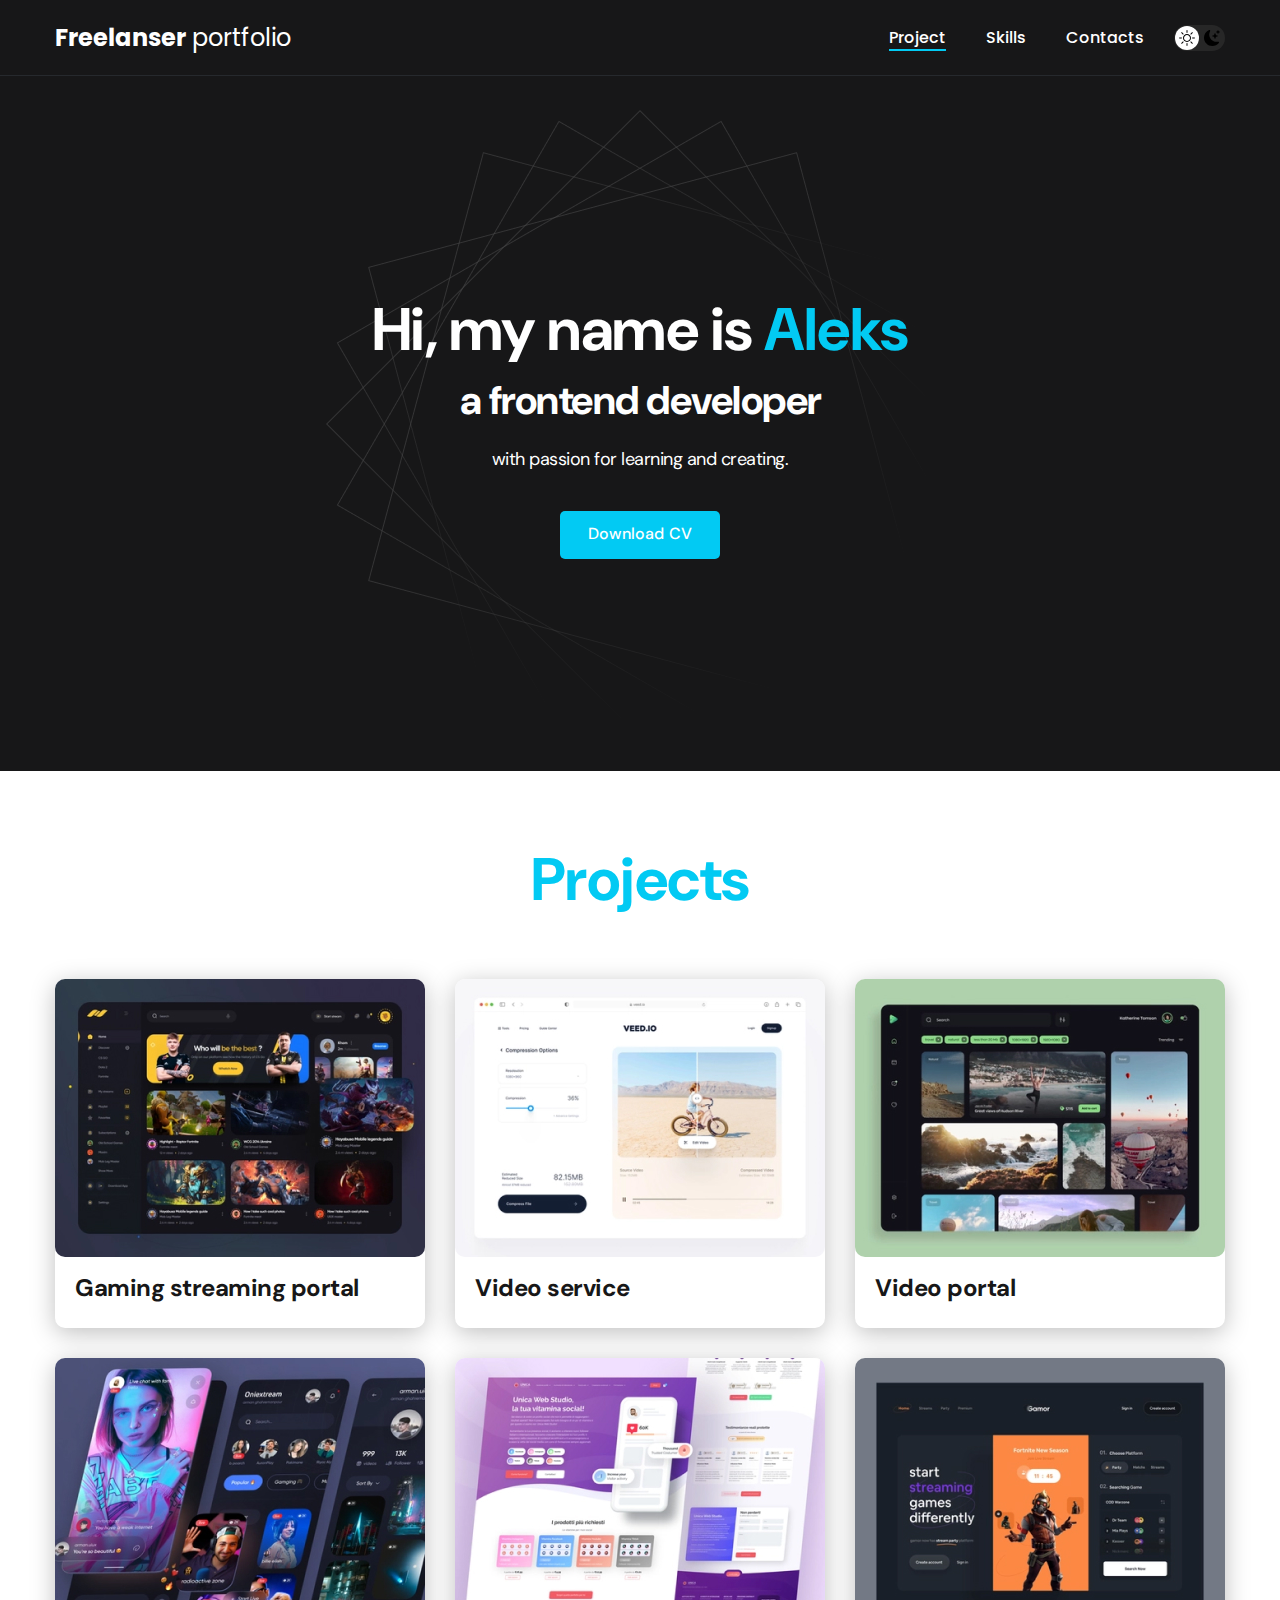
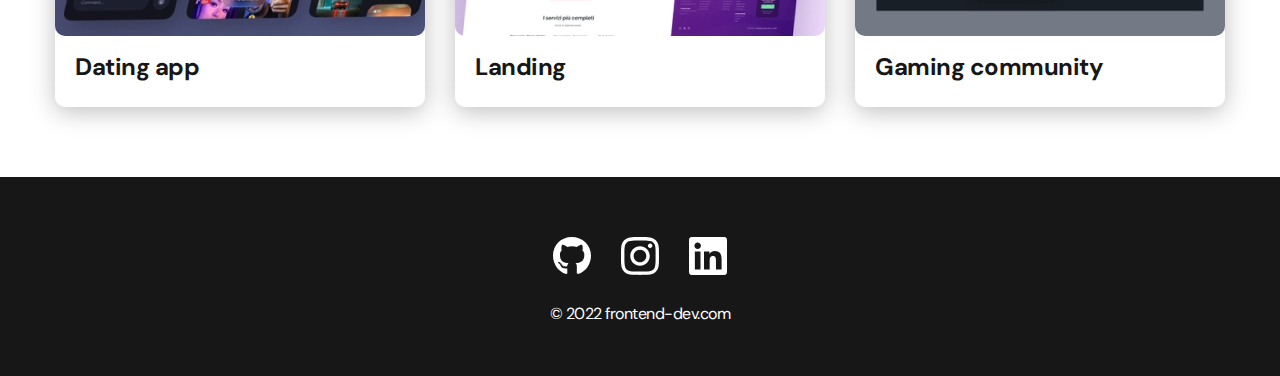
<file: index.html>
<!DOCTYPE html>
<html lang="en">
<head>
     <meta charset="UTF-8">
     <meta http-equiv="X-UA-Compatible" content="IE=edge">
     <meta name="viewport" content="width=device-width, initial-scale=1.0">
     <title>Portfolio</title>
     <link rel="stylesheet" href="/css/main.css">
</head>
<body>
     <nav class="nav">
          <div class="container">

               <div class="nav-row">

                    <a href="./index.html" class="logo">
                         <strong>Freelanser</strong> portfolio
                    </a>

                    <button class="dark-mode-btn">
                         <img src="./img/icons/sun.svg" alt="sun" class="dark-mode-icone">
                         <img src="./img/icons/Moon.svg" alt="moon-dark" class="dark-mode-icone">
                    </button>

                    <ul class="nav-list">
                         <li class="nav-list_item">
                              <a href="./index.html" class="nav-list_link nav-list_link-active">Project</a>
                         </li>
                         <li class="nav-list_item">
                              <a href="./skills.html" class="nav-list_link">Skills</a>
                         </li>
                         <li class="nav-list_item">
                              <a href="./contacts.html" class="nav-list_link">Contacts</a>
                         </li>
                    </ul>

               </div>
              
          </div>
         
     </nav>

     <header class="header">         
          <div class="header_wrapper">
               <h1 class="header_title">
                    <strong>Hi, my name is <em>Aleks</em>
                    </strong><br>
                    a frontend developer
               </h1>
               <div class="header_text">
                    <p>
                         with passion for learning and creating.
                    </p>

               </div>
               <a href="#!" class="btn">
                    Download CV
               </a>
          </div>
          
     </header>

     <main class="section">
          <div class="container">
               <h2 class="title-1">
                    Projects
               </h2>
               <ul class="projects">
                    <li class="project">
                         <a href="project-page_1.html">
                              <img src="./img/project/01.jpg" alt="project-1" class="project-img">
                              <h3 class="project_title">Gaming streaming portal</h3>
                         </a>
                    </li>
                    <li class="project">
                         <a href="project-page.html">
                              <img src="./img/project/02.jpg" alt="project-2" class="project-img">
                              <h3 class="project_title">Video service</h3>
                         </a>
                    </li>
                    <li class="project">
                         <a href="project-page.html">
                              <img src="./img/project/03.jpg" alt="project-3" class="project-img">
                              <h3 class="project_title">Video portal</h3>
                         </a>
                    </li>
                    <li class="project">
                         <a href="project-page.html">
                              <img src="./img/project/04.jpg" alt="project-4" class="project-img">
                              <h3 class="project_title">Dating app</h3>
                         </a>
                    </li>
                    <li class="project">
                         <a href="project-page.html">
                              <img src="./img/project/05.jpg" alt="project-5" class="project-img">
                              <h3 class="project_title">Landing</h3>
                         </a>     
                    </li>
                    <li class="project">
                         <a href="project=page.html">
                              <img src="./img/project/06.jpg" alt="project-6" class="project-img">
                              <h3 class="project_title">Gaming community</h3>
                         </a>     
                    </li>
               </ul>
          </div>
     </main>

     <footer class="footer">
          <div class="container">
               <div class="footer_wrapper">
                    <ul class="soucial">
                         <li class="soucial_item">
                              <a href="#!"><img src="./img/icons/gitHub.svg" alt="icon_git"></a>
                         </li>
                         <li class="soucial_item">
                              <a href="#!"><img src="./img/icons/instagram.svg" alt="icon_insta"></a>
                         </li>
                         <li class="soucial_item">
                              <a href="#!"><img src="./img/icons/linkedIn.svg" alt="icon_li"></a>
                         </li>
                    </ul>
                    <div class="copiright">
                         <p>© 2022 frontend-dev.com</p>                        
                    </div>
               </div>
          </div>
     </footer>

     <script src="./js/main.js"></script>

</body>
</html>
</file>
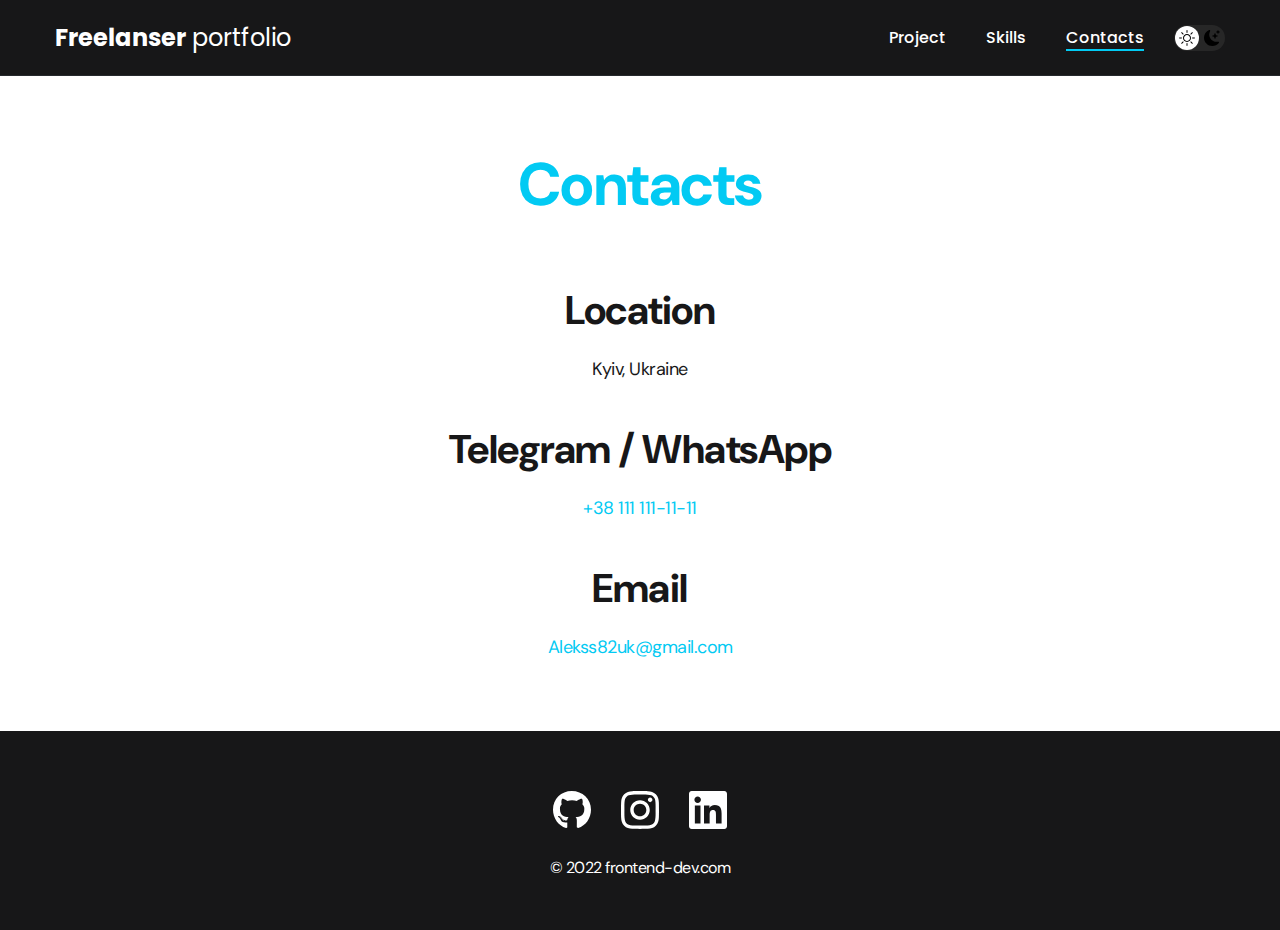
<file: contacts.html>
<!DOCTYPE html>
<html lang="en">
<head>
     <meta charset="UTF-8">
     <meta http-equiv="X-UA-Compatible" content="IE=edge">
     <meta name="viewport" content="width=device-width, initial-scale=1.0">
     <title>Portfolio</title>
     <link rel="stylesheet" href="/css/main.css">
</head>
<body>
     <nav class="nav">
          <div class="container">

               <div class="nav-row">

                    <a href="./index.html" class="logo">
                         <strong>Freelanser</strong> portfolio
                    </a>

                    <button class="dark-mode-btn">
                         <img src="./img/icons/sun.svg" alt="sun" class="dark-mode-icone">
                         <img src="./img/icons/Moon.svg" alt="moon-dark" class="dark-mode-icone">
                    </button>

                    <ul class="nav-list">
                         <li class="nav-list_item">
                              <a href="./index.html" class="nav-list_link">Project</a>
                         </li>
                         <li class="nav-list_item">
                              <a href="./skills.html" class="nav-list_link">Skills</a>
                         </li>
                         <li class="nav-list_item">
                              <a href="./contacts.html" class="nav-list_link nav-list_link-active">Contacts</a>
                         </li>
                    </ul>

               </div>
              
          </div>
         
     </nav>

     <main class="section">
          <div class="container">
               
               <h1 class="title-1">Contacts</h1>

               <ul class="content-list1">
                    <li class="content-list1_item">
                         <h2 class="title-2">Location</h2>
                         <p>
                              Kyiv, Ukraine
                         </p>
                    </li>

                    <li class="content-list1_item">
                         <h2 class="title-2">Telegram / WhatsApp</h2>
                         <p>
                              <a href="tel:+381111111111">+38 111 111-11-11</a>
                         </p>
                    </li>

                    <li class="content-list1_item">
                         <h2 class="title-2">Email</h2>
                         <p>
                              <a href="mailto:Alekss82uk@gmail.com">Alekss82uk@gmail.com</a>
                         </p>
                    </li>

               </ul> 

          </div>
     </main>

     <footer class="footer">
          <div class="container">
               <div class="footer_wrapper">
                    <ul class="soucial">
                         <li class="soucial_item">
                              <a href="#!"><img src="./img/icons/gitHub.svg" alt="icon_git"></a>
                         </li>
                         <li class="soucial_item">
                              <a href="#!"><img src="./img/icons/instagram.svg" alt="icon_insta"></a>
                         </li>
                         <li class="soucial_item">
                              <a href="#!"><img src="./img/icons/linkedIn.svg" alt="icon_li"></a>
                         </li>
                    </ul>
                    <div class="copiright">
                         <p>© 2022 frontend-dev.com</p>                        
                    </div>
               </div>
          </div>
     </footer>

     <script src="./js/main.js"></script>

</body>
</html>
</file>
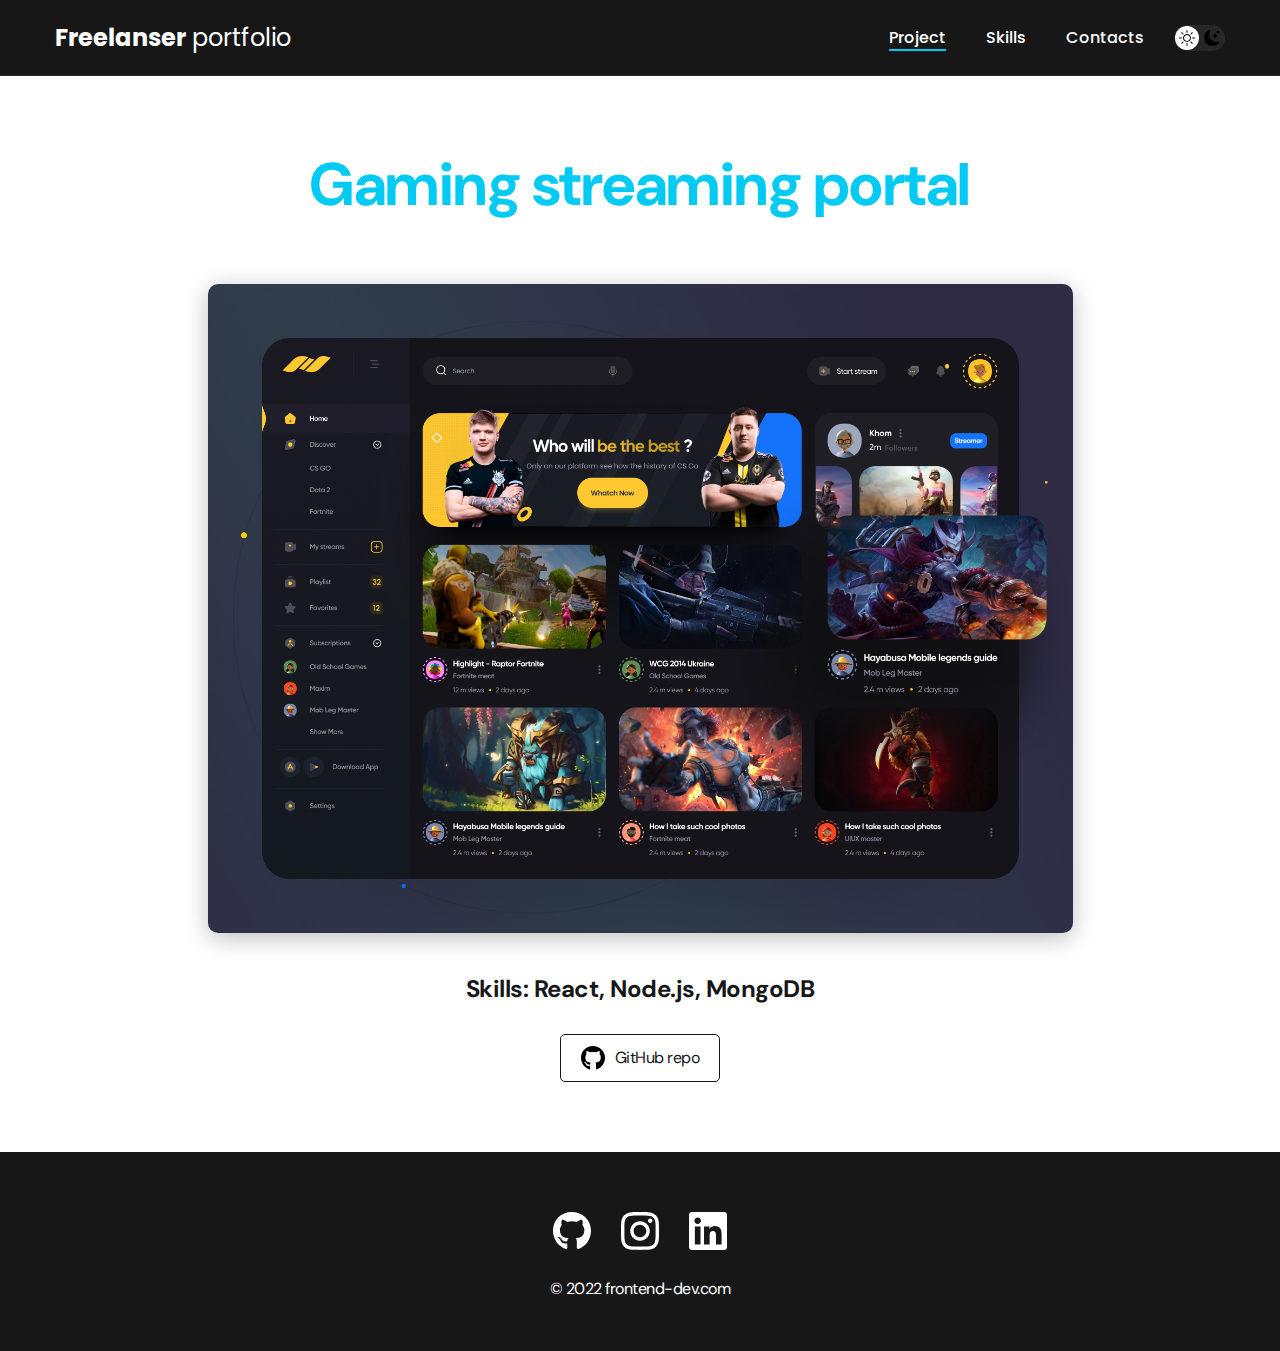
<file: project-page_1.html>
<!DOCTYPE html>
<html lang="en">
<head>
     <meta charset="UTF-8">
     <meta http-equiv="X-UA-Compatible" content="IE=edge">
     <meta name="viewport" content="width=device-width, initial-scale=1.0">
     <title>Portfolio</title>
     <link rel="stylesheet" href="/css/main.css">
</head>
<body>
     <nav class="nav">
          <div class="container">

               <div class="nav-row">

                    <a href="./index.html" class="logo">
                         <strong>Freelanser</strong> portfolio
                    </a>

                    <button class="dark-mode-btn">
                         <img src="./img/icons/sun.svg" alt="sun" class="dark-mode-icone">
                         <img src="./img/icons/Moon.svg" alt="moon-dark" class="dark-mode-icone">
                    </button>

                    <ul class="nav-list">
                         <li class="nav-list_item">
                              <a href="./index.html" class="nav-list_link nav-list_link-active">Project</a>
                         </li>
                         <li class="nav-list_item">
                              <a href="./skills.html" class="nav-list_link">Skills</a>
                         </li>
                         <li class="nav-list_item">
                              <a href="./contacts.html" class="nav-list_link">Contacts</a>
                         </li>
                    </ul>

               </div>
              
          </div>
         
     </nav>

     <main class="section">
          <div class="container">
               <div class="project-details">
                    <h1 class="title-1">
                         Gaming streaming portal
                    </h1>

                    <img src="./img/project/01-big.jpg" alt="img-1big" class="img_project-details_cover">
                    </img>

                    <div class="project-details_desc">
                         <p>
                              Skills: React, Node.js, MongoDB
                         </p>                        
                    </div>
                    
                    <a href="#!" class="btn-outline">
                         <img src="./img/icons/gitHub black.svg" alt="gitHub">
                         GitHub repo
                    </a>


               </div>
              
          </div>
     </main>

     <footer class="footer">
          <div class="container">
               <div class="footer_wrapper">
                    <ul class="soucial">
                         <li class="soucial_item">
                              <a href="#!"><img src="./img/icons/gitHub.svg" alt="icon_git"></a>
                         </li>
                         <li class="soucial_item">
                              <a href="#!"><img src="./img/icons/instagram.svg" alt="icon_insta"></a>
                         </li>
                         <li class="soucial_item">
                              <a href="#!"><img src="./img/icons/linkedIn.svg" alt="icon_li"></a>
                         </li>
                    </ul>
                    <div class="copiright">
                         <p>© 2022 frontend-dev.com</p>                        
                    </div>
               </div>
          </div>
     </footer>

     <script src="./js/main.js"></script>

</body>
</html>
</file>
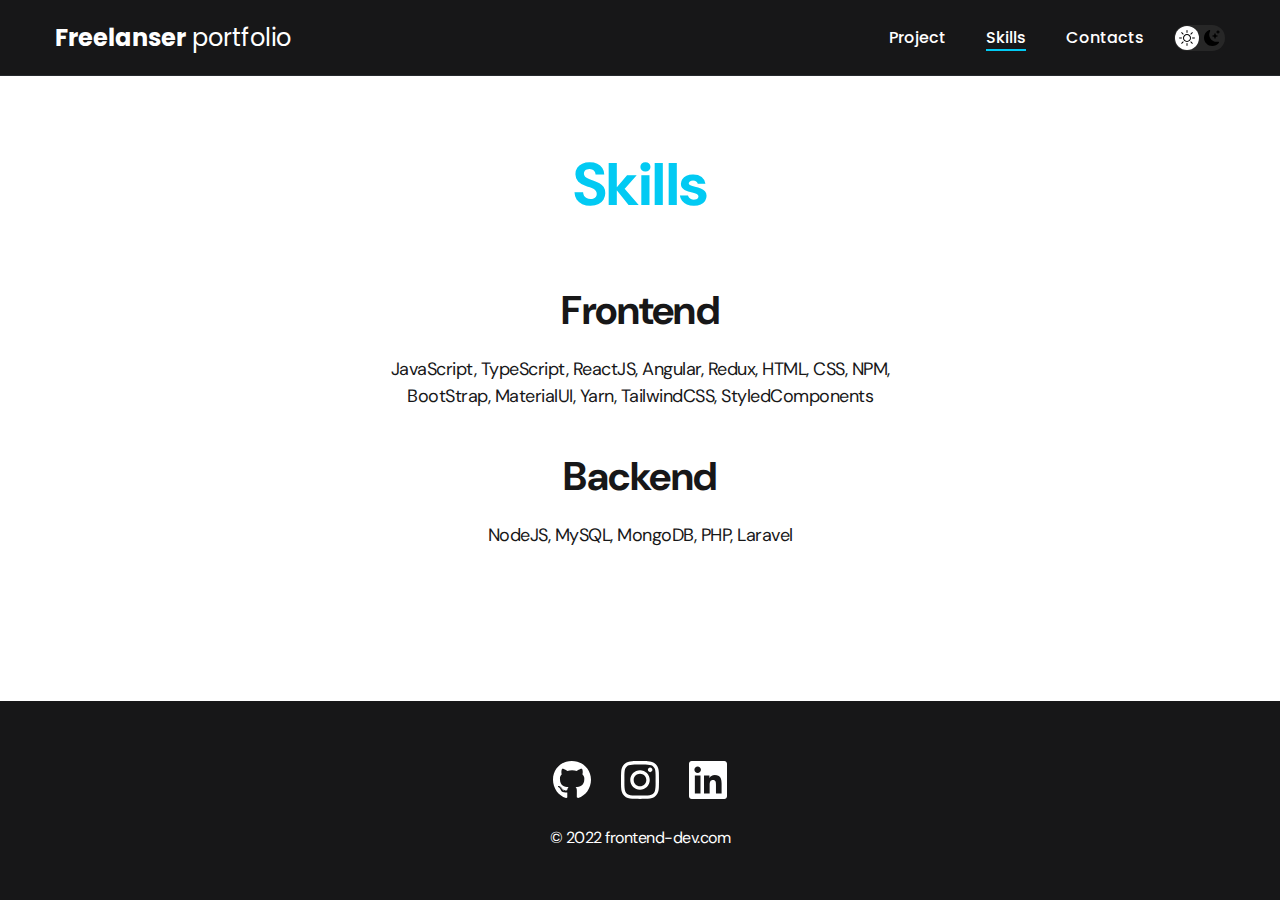
<file: skills.html>
<!DOCTYPE html>
<html lang="en">
<head>
     <meta charset="UTF-8">
     <meta http-equiv="X-UA-Compatible" content="IE=edge">
     <meta name="viewport" content="width=device-width, initial-scale=1.0">
     <title>Portfolio</title>
     <link rel="stylesheet" href="/css/main.css">
</head>
<body>
     <nav class="nav">
          <div class="container">

               <div class="nav-row">

                    <a href="./index.html" class="logo">
                         <strong>Freelanser</strong> portfolio
                    </a>

                    <button class="dark-mode-btn">
                         <img src="./img/icons/sun.svg" alt="sun" class="dark-mode-icone">
                         <img src="./img/icons/Moon.svg" alt="moon-dark" class="dark-mode-icone">
                    </button>

                    <ul class="nav-list">
                         <li class="nav-list_item">
                              <a href="./index.html" class="nav-list_link">Project</a>
                         </li>
                         <li class="nav-list_item">
                              <a href="./skills.html" class="nav-list_link nav-list_link-active">Skills</a>
                         </li>
                         <li class="nav-list_item">
                              <a href="./contacts.html" class="nav-list_link">Contacts</a>
                         </li>
                    </ul>

               </div>
              
          </div>
         
     </nav>

     <main class="section">
          <div class="container">
               
               <h1 class="title-1">Skills</h1>

               <ul class="content-list1">
                    <li class="content-list1_item">
                         <h2 class="title-2">Frontend</h2>
                         <p>
                              JavaScript, TypeScript, ReactJS, Angular, Redux, HTML, CSS, NPM, BootStrap, MaterialUI, Yarn, TailwindCSS, StyledComponents
                         </p>
                    </li>

                    <li class="content-list1_item">
                         <h2 class="title-2">Backend</h2>
                         <p>
                              NodeJS, MySQL, MongoDB, PHP, Laravel
                         </p>
                    </li>

               </ul> 

          </div>
     </main>

     <footer class="footer">
          <div class="container">
               <div class="footer_wrapper">
                    <ul class="soucial">
                         <li class="soucial_item">
                              <a href="#!"><img src="./img/icons/gitHub.svg" alt="icon_git"></a>
                         </li>
                         <li class="soucial_item">
                              <a href="#!"><img src="./img/icons/instagram.svg" alt="icon_insta"></a>
                         </li>
                         <li class="soucial_item">
                              <a href="#!"><img src="./img/icons/linkedIn.svg" alt="icon_li"></a>
                         </li>
                    </ul>
                    <div class="copiright">
                         <p>© 2022 frontend-dev.com</p>                        
                    </div>
               </div>
          </div>
     </footer>

     <script src="./js/main.js"></script>

</body>
</html>
</file>
<file: css/main.css>
@import "./reset.css";

@import url('https://fonts.googleapis.com/css2?family=DM+Sans:wght@400;500;700&family=Poppins:wght@400;500;700&display=swap');

 /* font-family: 'DM Sans', sans-serif;

    font-family: 'Poppins', sans-serif;*/


/*border: 1px solid red;*/
    

:root {
     --black: #171718;
     --black-border: #171718;
     --dark-page-m: #252526;
     --white: #fff;
     --purple: #5C62EC;
     --cool: rgb(2, 202, 243);
     --dark-cool: rgb(0, 105, 126);


     --text-color: var(--black);
     --dark-bg: var(--black);
     --dark-border:var(--black-border);
     --header-text:var(--white);
     --accent:var(--purple);

     /*Light mode*/

     --page-bg: var(--white);
     --text-color: var(--black);

     --accent-color: var(--cool);

     --title-1:var(--cool);

     --project-card-bg: var(--white);
     --project-card-text:var(--text-color);

     --box-shadow: 0px 5px 25px rgba(0, 0, 0, 0.25);

}
      /*Dark mode*/

.dark {
     --page-bg: var(--dark-page-m);
     --text-color: var(--white);

     --accent-color: var(--dark-cool);

     --title-1: var(--dark-cool);

     --project-card-bg: var(--black);
     --project-card-text:var(--white);

     --box-shadow: 0px 5px 25px rgba(0, 0, 0, 0.8);


}

html, body {
     display: flex;
     flex-direction: column;
     min-height: 100vh;

     font-family: 'DM Sans', sans-serif;
     letter-spacing: -0.5px;

     /*Light mode*/
     background-color: var(--page-bg);
     color: var(--text-color);   
}    

.container {
     margin: 0 auto;
     padding: 0 15px;
     max-width: 1200px;
}

.section {
     padding: 70px 0;
}

.title-1 {
     margin-bottom: 60px;
     color: var(--title-1);
     font-size: 60px;
     font-weight: 700;
     line-height: 1.3;
     text-align: center;
}

.title-2 {
     margin-bottom: 20px;

     font-weight: 700;
     font-size: 40px;
     line-height: 1.3;
}

/* navigation*/
.nav {
     padding: 20px 0;
     border-bottom: 1px solid #26292D;
     background-color:var(--dark-bg);
     color: var(--header-text);
     letter-spacing: normal;
}

.nav-row {
     display: flex;
     justify-content: flex-end;
     align-items: center;
     column-gap: 30px;
     row-gap: 20px;
     flex-wrap: wrap;
}

.logo {
     margin-right: auto;
     color: var(--header-text);
     font-size: 24px;
     font-family: 'Poppins', sans-serif;
}

.logo strong {
     font-weight: 700;
}

.nav-list {
     display: flex;
     align-items: center;
     column-gap: 40px;
     font-size: 16px;
     font-weight: 500;
     font-family: 'Poppins', sans-serif;
}


.nav-list_link {
     color: var(--header-text);
     transition: opacity 0.2s ease-in;
}

.nav-list_link:hover {
     opacity: 0.8;
}

.nav-list_link:active {
     position: relative;
     top: 1px;
}     

.nav-list_link-active {
     position: relative;
}

.nav-list_link-active::before {
     content: "";
     position: absolute;
     left: 0;
     top: 100%;
     display: block;
     height: 2px;
     width: 100%;
     background-color: var(--accent-color);
}

/* header */

.header {
     padding: 40px 0;
     min-height: 695px;

     display: flex;
     justify-content: center;
     align-items: center;
     text-align: center;

     background-color: var(--dark-bg);
     color: var(--header-text);

     background-image: url('../img/Abstract.png');
     background-repeat: no-repeat;
     background-position: center center;
     background-size: auto;
}

.header_wrapper {
     padding: 0 15px;
     max-width: 660px;
}

.header_title {
     margin-bottom: 20px;
     font-size: 40px;
     font-weight: 700;
     line-height: 1.4
}

.header_title strong {
     font-size: 60px;
     font-weight: 700;
}

.header_title em {
     font-style: normal;
     color: var(--accent-color);
}

.header_text {
     margin-bottom: 40px;
     font-size: 18px;
     line-height: 1.3
}

.header_text p + p {
     margin-top: 0.5em;
}

/*btn*/

.btn {
     display: inline-block;
     height: 48px;
     padding: 12px 28px;

     border-radius: 5px;
     background-color: var(--accent-color);
     color: var(--white);
     letter-spacing: 0.15px;
     font-size: 16px;
     font-weight: 500;

     transition: opacity 0.2s ease-in;
}

.btn:hover {
     opacity: 0.7;
}

.btn:active {
     position: relative;
     top: 1px;
}

/*btn-outline*/

.btn-outline {
     height: 48px;
     border-radius: 5px;
     padding: 12px 20px;

     display: flex;
     column-gap: 10px;
     align-items: center;

     background-color: var(--white);
     border: 1px solid var(--black);
     color: var(--black);

     transition: opacity 0.2s ease-in;
}

.btn-outline:hover {
     opacity: 0.7;
}

.btn-outline:active {
     position: relative;
     top: 1px;
}

/* btn-mode-dark */

.dark-mode-btn {
     order: 9;
     position: relative;
     padding: 5px;

     display: flex;
     justify-content: space-between;
     width: 51px;
     height: 26px;
     border-radius: 13px;
     background-color: #272727;
}

.dark-mode-btn::before {
     position: absolute;
     top: 1px;
     left: 1px;

     content: "";

     display: block;
     width: 24px;
     height: 24px;
     border-radius: 50%;
    
     background-color: #fff;
     transition: left 0.2s ease-in;
}

.dark-mode-btn--active::before {
     left: 26px;   
}


.dark-mode-icone {
     position: relative;
     z-index: 9;
}

/*projects*/

.projects {
     display: flex;
     flex-wrap: wrap;
     justify-content: center;
     column-gap: 30px;
     row-gap: 30px;

}

.project {
     max-width: 370px;
     background-color: var(--project-card-bg);
     box-shadow: var(--box-shadow);
     border-radius: 10px;
}

.project-img {
     border-radius: 10px;
}

.project_title {
     padding: 15px 20px 25px;
     font-weight: 700;
     font-size: 24px;
     line-height: 1.3;
     color: var(--project-card-text);
}

/*project-details*/

.project-details {
     margin: 0 auto;
     max-width: 865px;

     display: flex;
     flex-direction: column;
     align-items: center;
     text-align: center;

}

.img_project-details_cover {
     margin-bottom: 40px;
     max-width: 100%;
     box-shadow: var(--box-shadow);
     border-radius: 10px;
}

.project-details_desc {
     margin-bottom: 30px;
     font-weight: 700;
     font-size: 24px;
     line-height: 1.3;
}

/*content-list*/



.content-list1 {
     margin: 0 auto;
     max-width: 570px;
     display: flex;
     flex-direction: column;
     align-items: center;
     row-gap: 40px;
     text-align: center;
}

.content-list1 a {
     color: var(--cool);
}

.content-list1_item {
     font-weight: 400;
     font-size: 18px;
     line-height: 1.5;
}

.content-list1_item p + p {
     margin-top: 0.5em;
}


/*footer*/

.footer {
     margin-top: auto;
     padding: 60px 0 50px;
     background-color: var(--dark-bg);
     color: var(--header-text);     
}

.footer_wrapper {
     display: flex;
     flex-direction: column;
     align-items: center;
     row-gap: 27px;
}

.soucial {
     display: flex;
     align-items: center;
     column-gap: 30px;

     transition: opacity 0.2s ease-in;
}

.soucial_item:hover {
     opacity: 0.7;
}


.soucial_item:active {
     position: relative;
     top: 1px; 
}

.copiright {
     font-size: 16px;
     font-weight: 400;
     line-height: 1.5;
}

@media (max-width: 620px) {
     
     /* nav */

     .nav-row {
          display: flex;
          justify-content: center;
     }

     /* header */

     .header {
          min-height: unset;
     }

     .header_title {
          font-size: 30px;
     }

     .header_title strong {
          font-size: 40px;
     }

     /* btn dark */
     .dark-mode-btn {
          order: 0;
     }


     /* general */

     .section {
          padding: 40px 0;
     }

     .title-1 {
          margin-bottom: 30px;
          font-size: 40px;
     }

     .title-2 {
          margin-bottom: 10px;
          font-size: 30px;    
     }

     /* project */

     .project_title {
          font-size: 20px;
     }

     /* page */

     .project-details_desc {
          margin-bottom: 20px;
          font-size: 20px;
     }

     /* content list */

     .content-list1 {
          row-gap: 20px;
     }

     .content-list1_item {
          font-size: 16px;
     }

     /* footer */

     .footer {
          padding: 40px 0 30px;
     }
     
     .soucial {
      column-gap: 20px;
     }

     .soucial_item {
          width: 28px;
     }

     .footer_wrapper {
          row-gap: 20px;
     }
    
}
</file>
